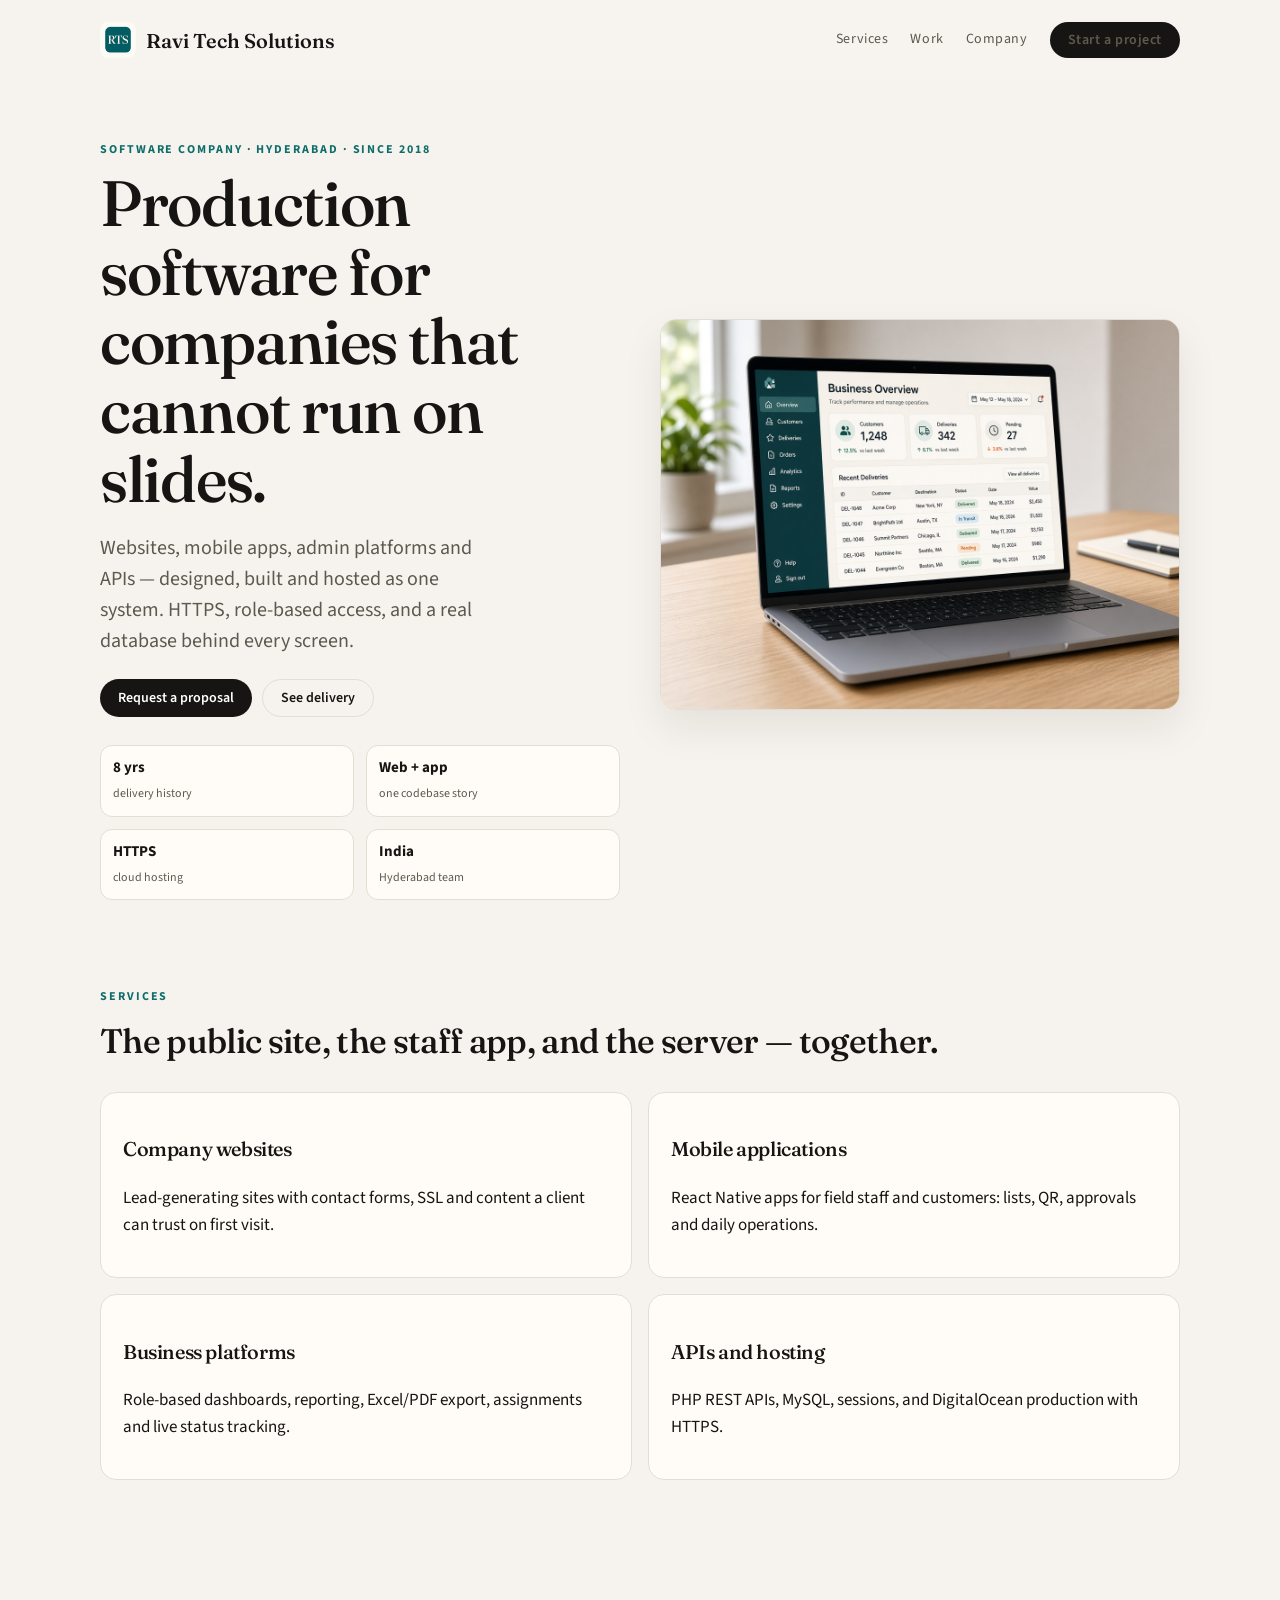
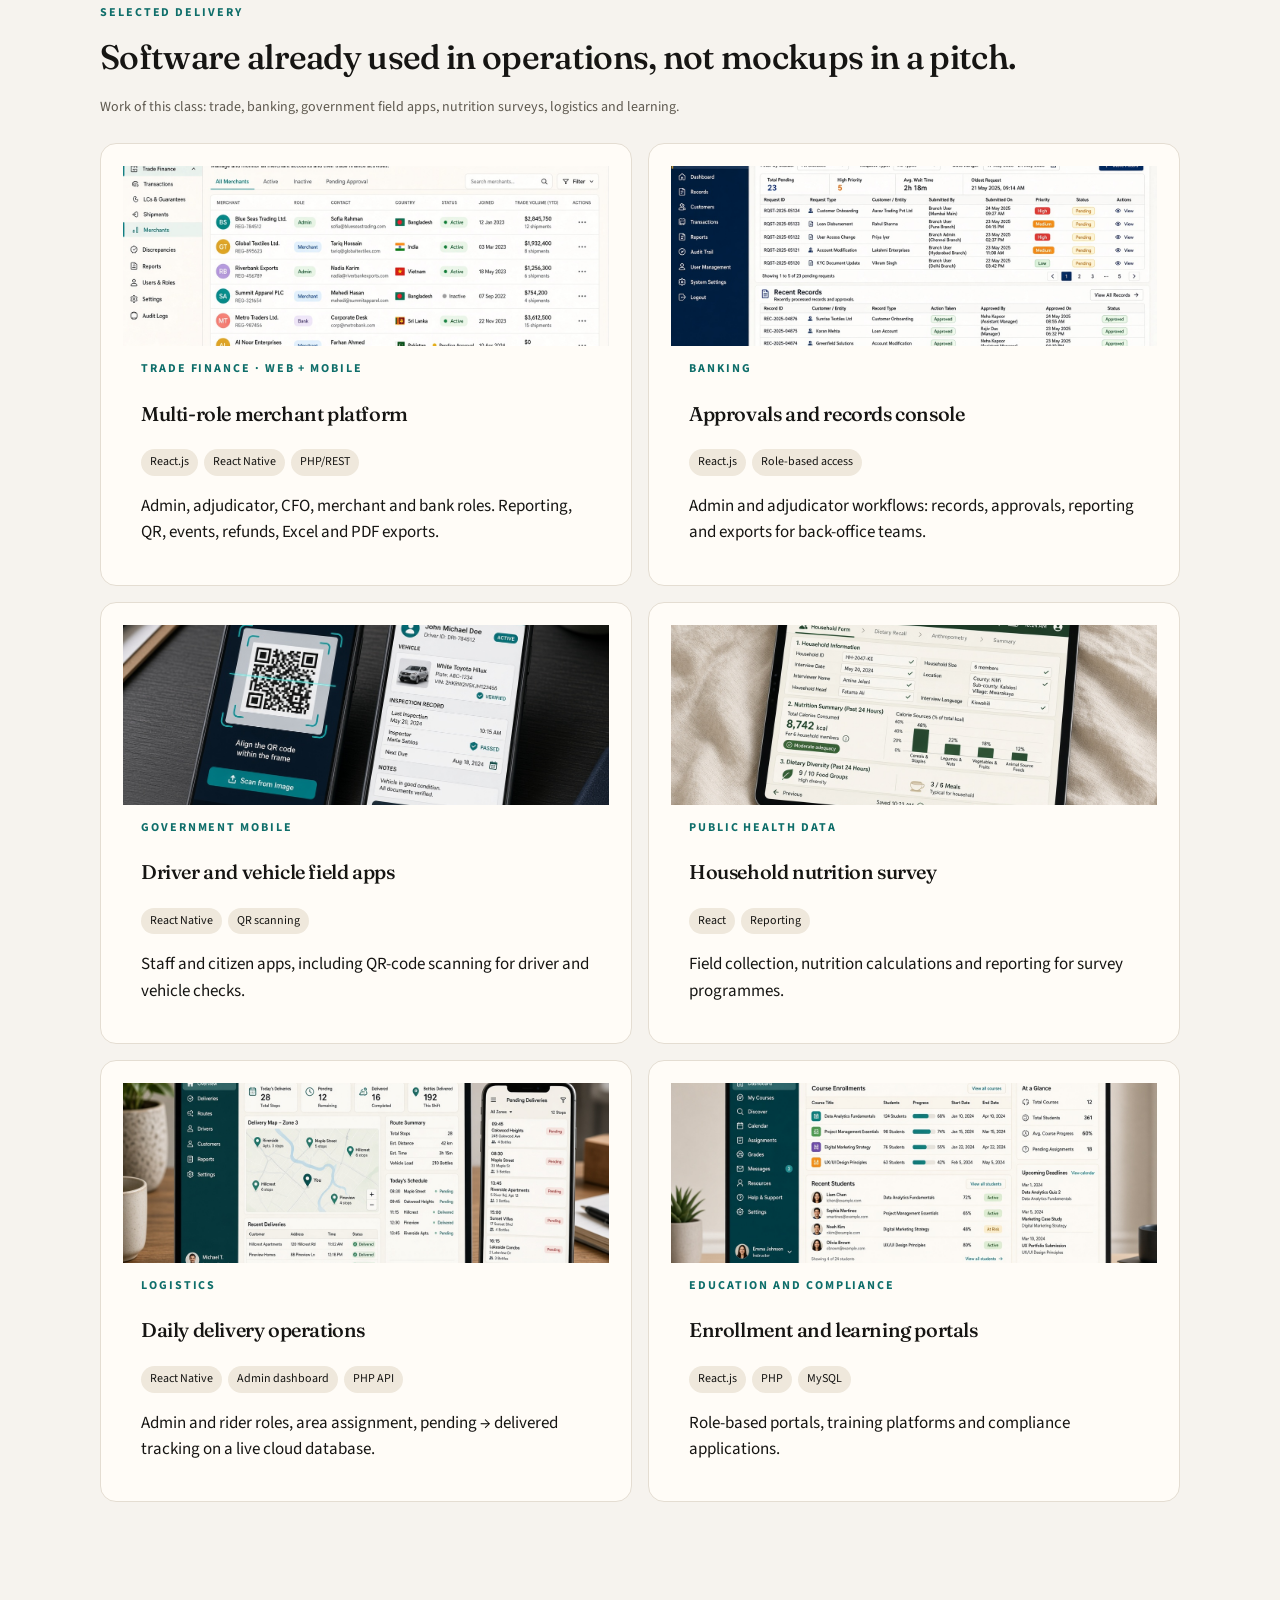
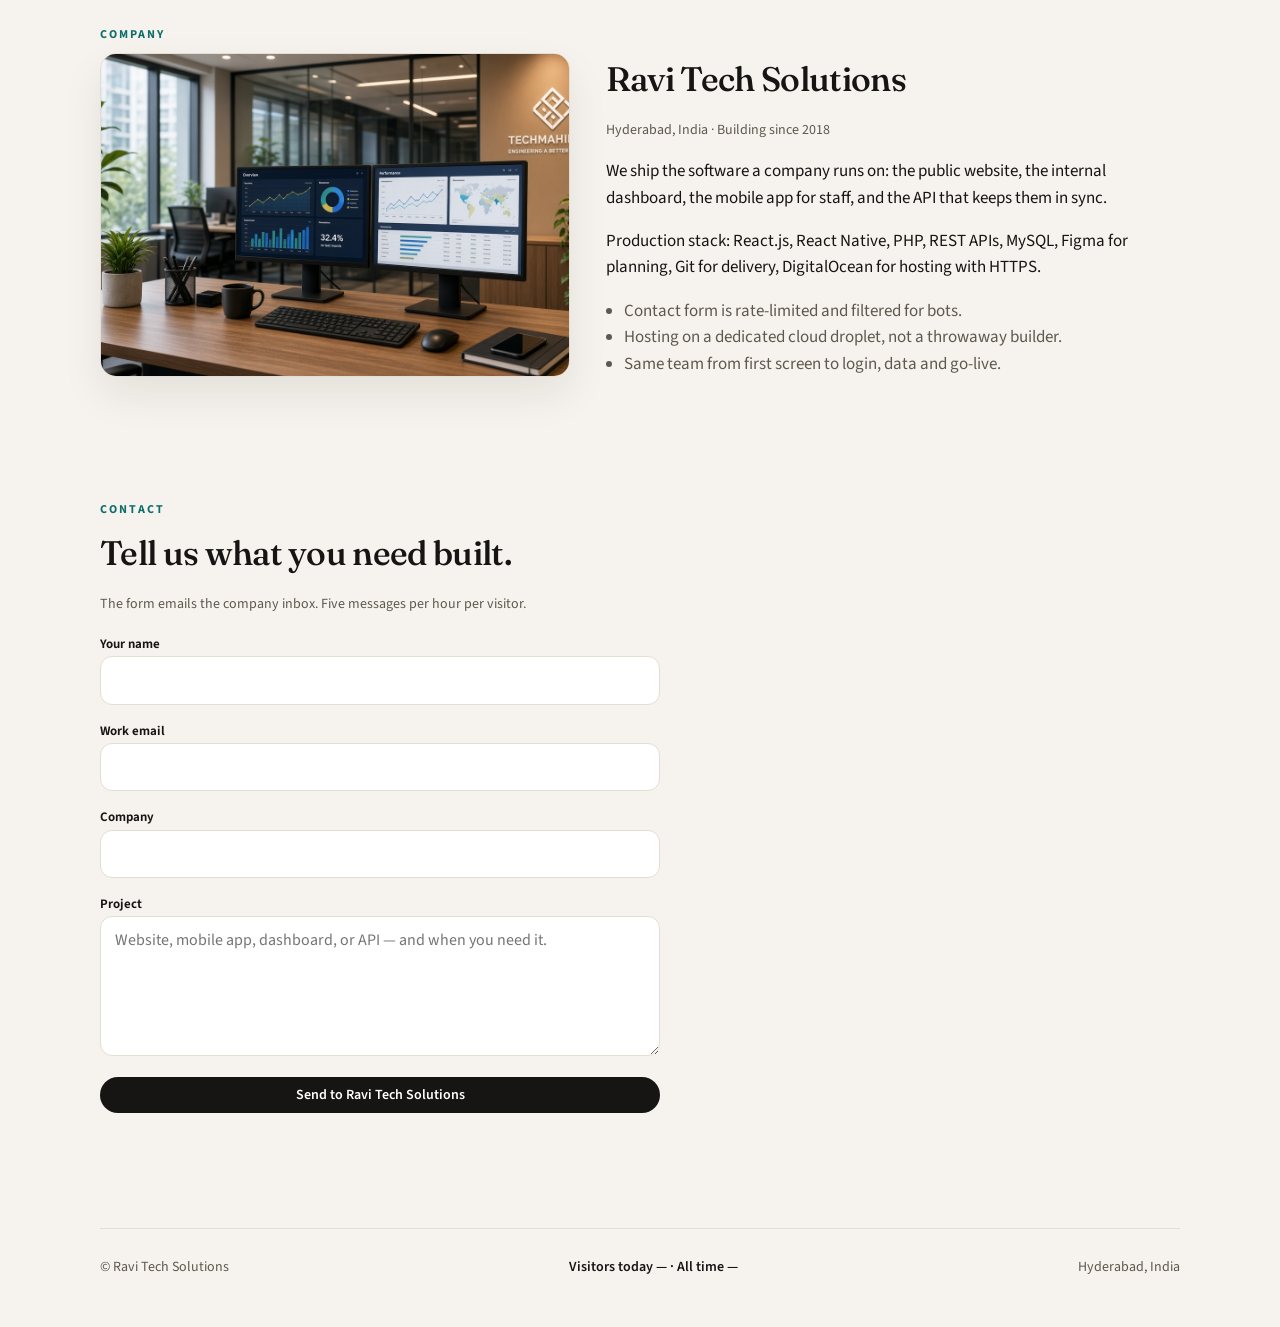
<file: index.html>
<!DOCTYPE html>
<html lang="en">
<head>
  <meta charset="utf-8" />
  <meta name="viewport" content="width=device-width, initial-scale=1" />
  <meta name="description" content="Ravi Tech Solutions builds websites, mobile apps, REST APIs and role-based dashboards for business, banking, logistics and government workflows. Hyderabad, India." />
  <title>Ravi Tech Solutions — Websites, mobile apps and business software</title>
  <link rel="icon" href="assets/rts-logo.jpg" />
  <link rel="preconnect" href="https://fonts.googleapis.com" />
  <link rel="preconnect" href="https://fonts.gstatic.com" crossorigin />
  <link href="https://fonts.googleapis.com/css2?family=Fraunces:opsz,wght@9..144,500;9..144,560&family=Source+Sans+3:wght@400;600;700&display=swap" rel="stylesheet" />
  <link rel="stylesheet" href="styles.css" />
</head>
<body>
  <div class="wrap">
    <header class="nav">
      <a class="brand" href="#top"><img src="assets/rts-logo.jpg" width="36" height="36" alt="" />Ravi Tech Solutions</a>
      <button class="menu" id="menu" type="button" aria-label="Open menu">☰</button>
      <nav class="nav-links" id="nav-links">
        <a href="#services">Services</a>
        <a href="#work">Work</a>
        <a href="#about">Company</a>
        <a class="btn" href="#contact">Start a project</a>
      </nav>
    </header>

    <section class="hero" id="top">
      <div>
        <p class="kicker">Software company · Hyderabad · Since 2018</p>
        <h1>Production software for companies that cannot run on slides.</h1>
        <p class="lede">Websites, mobile apps, admin platforms and APIs — designed, built and hosted as one system. HTTPS, role-based access, and a real database behind every screen.</p>
        <p class="hero-actions"><a class="btn" href="#contact">Request a proposal</a><a class="btn ghost" href="#work">See delivery</a></p>
        <div class="trust">
          <div><b>8 yrs</b><span>delivery history</span></div>
          <div><b>Web + app</b><span>one codebase story</span></div>
          <div><b>HTTPS</b><span>cloud hosting</span></div>
          <div><b>India</b><span>Hyderabad team</span></div>
        </div>
      </div>
      <figure class="hero-shot">
        <img src="assets/rts-hero.jpg" alt="Admin dashboard on a laptop — customers, deliveries and reports" />
      </figure>
    </section>

    <section id="services">
      <p class="kicker">Services</p>
      <h2>The public site, the staff app, and the server — together.</h2>
      <div class="grid" style="margin-top:24px">
        <article class="card">
          <h3>Company websites</h3>
          <p>Lead-generating sites with contact forms, SSL and content a client can trust on first visit.</p>
        </article>
        <article class="card">
          <h3>Mobile applications</h3>
          <p>React Native apps for field staff and customers: lists, QR, approvals and daily operations.</p>
        </article>
        <article class="card">
          <h3>Business platforms</h3>
          <p>Role-based dashboards, reporting, Excel/PDF export, assignments and live status tracking.</p>
        </article>
        <article class="card">
          <h3>APIs and hosting</h3>
          <p>PHP REST APIs, MySQL, sessions, and DigitalOcean production with HTTPS.</p>
        </article>
      </div>
    </section>

    <section id="work">
      <p class="kicker">Selected delivery</p>
      <h2>Software already used in operations, not mockups in a pitch.</h2>
      <p class="meta">Work of this class: trade, banking, government field apps, nutrition surveys, logistics and learning.</p>
      <div class="grid" style="margin-top:24px">
        <article class="card shot-card">
          <img src="assets/rts-work-trade.jpg" alt="Merchant and bank role dashboard" />
          <p class="kicker">Trade finance · web + mobile</p>
          <h3>Multi-role merchant platform</h3>
          <div class="tags"><span class="tag">React.js</span><span class="tag">React Native</span><span class="tag">PHP/REST</span></div>
          <p>Admin, adjudicator, CFO, merchant and bank roles. Reporting, QR, events, refunds, Excel and PDF exports.</p>
        </article>
        <article class="card shot-card">
          <img src="assets/rts-work-bank.jpg" alt="Banking approvals console" />
          <p class="kicker">Banking</p>
          <h3>Approvals and records console</h3>
          <div class="tags"><span class="tag">React.js</span><span class="tag">Role-based access</span></div>
          <p>Admin and adjudicator workflows: records, approvals, reporting and exports for back-office teams.</p>
        </article>
        <article class="card shot-card">
          <img src="assets/rts-work-mobile.jpg" alt="Field apps with QR scanning" />
          <p class="kicker">Government mobile</p>
          <h3>Driver and vehicle field apps</h3>
          <div class="tags"><span class="tag">React Native</span><span class="tag">QR scanning</span></div>
          <p>Staff and citizen apps, including QR-code scanning for driver and vehicle checks.</p>
        </article>
        <article class="card shot-card">
          <img src="assets/rts-work-survey.jpg" alt="Nutrition survey on a tablet" />
          <p class="kicker">Public health data</p>
          <h3>Household nutrition survey</h3>
          <div class="tags"><span class="tag">React</span><span class="tag">Reporting</span></div>
          <p>Field collection, nutrition calculations and reporting for survey programmes.</p>
        </article>
        <article class="card shot-card">
          <img src="assets/rts-work-delivery.jpg" alt="Milk delivery operations dashboard and phone list" />
          <p class="kicker">Logistics</p>
          <h3>Daily delivery operations</h3>
          <div class="tags"><span class="tag">React Native</span><span class="tag">Admin dashboard</span><span class="tag">PHP API</span></div>
          <p>Admin and rider roles, area assignment, pending → delivered tracking on a live cloud database.</p>
        </article>
        <article class="card shot-card">
          <img src="assets/rts-work-learn.jpg" alt="Learning and enrollment dashboard" />
          <p class="kicker">Education and compliance</p>
          <h3>Enrollment and learning portals</h3>
          <div class="tags"><span class="tag">React.js</span><span class="tag">PHP</span><span class="tag">MySQL</span></div>
          <p>Role-based portals, training platforms and compliance applications.</p>
        </article>
      </div>
    </section>

    <section id="about">
      <p class="kicker">Company</p>
      <div class="about-grid">
        <figure class="hero-shot">
          <img src="assets/rts-office.jpg" alt="Delivery workspace with monitors running product dashboards" />
        </figure>
        <div>
          <h2>Ravi Tech Solutions</h2>
          <p class="meta">Hyderabad, India · Building since 2018</p>
          <p>We ship the software a company runs on: the public website, the internal dashboard, the mobile app for staff, and the API that keeps them in sync.</p>
          <p>Production stack: React.js, React Native, PHP, REST APIs, MySQL, Figma for planning, Git for delivery, DigitalOcean for hosting with HTTPS.</p>
          <ul class="clean">
            <li>Contact form is rate-limited and filtered for bots.</li>
            <li>Hosting on a dedicated cloud droplet, not a throwaway builder.</li>
            <li>Same team from first screen to login, data and go-live.</li>
          </ul>
        </div>
      </div>
    </section>

    <section id="contact">
      <p class="kicker">Contact</p>
      <h2>Tell us what you need built.</h2>
      <p class="meta">The form emails the company inbox. Five messages per hour per visitor.</p>
      <form class="form" id="contact-form" novalidate>
        <div class="hp" aria-hidden="true">
          <label>Company URL <input type="text" name="company_url" tabindex="-1" autocomplete="off" /></label>
        </div>
        <div>
          <label for="name">Your name</label>
          <input id="name" name="name" maxlength="80" required autocomplete="name" />
        </div>
        <div>
          <label for="email">Work email</label>
          <input id="email" name="email" type="email" maxlength="120" required autocomplete="email" />
        </div>
        <div>
          <label for="org">Company</label>
          <input id="org" name="org" maxlength="120" autocomplete="organization" />
        </div>
        <div>
          <label for="message">Project</label>
          <textarea id="message" name="message" maxlength="4000" required minlength="10" placeholder="Website, mobile app, dashboard, or API — and when you need it."></textarea>
        </div>
        <button class="btn" type="submit">Send to Ravi Tech Solutions</button>
        <p class="status" id="form-status" role="status"></p>
      </form>
    </section>

    <footer class="footer">
      <span>© Ravi Tech Solutions</span>
      <span id="traffic" class="traffic">Visitors today — · All time —</span>
      <span>Hyderabad, India</span>
    </footer>
  </div>
  <script src="app.js"></script>
</body>
</html>
</file>
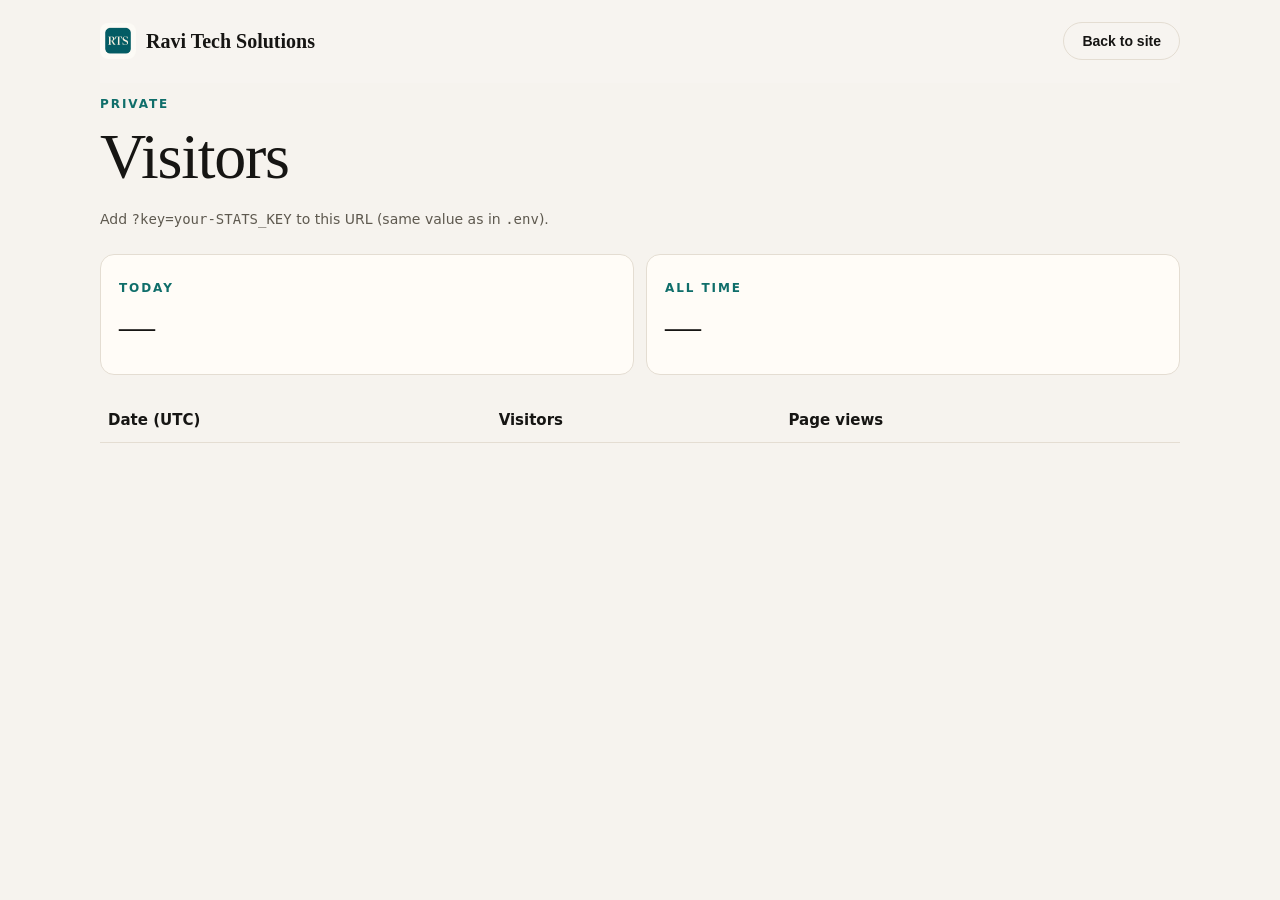
<file: stats.html>
<!DOCTYPE html>
<html lang="en">
<head>
  <meta charset="utf-8" />
  <meta name="viewport" content="width=device-width, initial-scale=1" />
  <meta name="robots" content="noindex, nofollow" />
  <title>Site visitors — private</title>
  <link rel="stylesheet" href="styles.css" />
</head>
<body>
  <div class="wrap">
    <header class="nav">
      <a class="brand" href="index.html"><img src="assets/rts-logo.jpg" width="36" height="36" alt="" />Ravi Tech Solutions</a>
      <a class="btn ghost" href="index.html">Back to site</a>
    </header>
    <p class="kicker">Private</p>
    <h1>Visitors</h1>
    <p class="meta" id="hint">Add <code>?key=your-STATS_KEY</code> to this URL (same value as in <code>.env</code>).</p>
    <div class="stat-row">
      <div class="stat"><span class="kicker">Today</span><b id="today">—</b><span class="meta" id="todayViews"></span></div>
      <div class="stat"><span class="kicker">All time</span><b id="total">—</b><span class="meta" id="totalViews"></span></div>
    </div>
    <table class="days">
      <thead><tr><th>Date (UTC)</th><th>Visitors</th><th>Page views</th></tr></thead>
      <tbody id="rows"></tbody>
    </table>
  </div>
  <script>
    const key = new URLSearchParams(location.search).get('key') || '';
    fetch('api/visit.php?report=1&key=' + encodeURIComponent(key), { credentials: 'same-origin' })
      .then((r) => r.json())
      .then((d) => {
        if (!d.ok) return;
        document.getElementById('today').textContent = d.today;
        document.getElementById('total').textContent = d.total;
        document.getElementById('todayViews').textContent = d.todayViews + ' page views today';
        document.getElementById('totalViews').textContent = d.totalViews + ' page views total';
        const tb = document.getElementById('rows');
        (d.days || []).forEach((row) => {
          tb.insertAdjacentHTML('beforeend', `<tr><td>${row.date}</td><td>${row.visitors}</td><td>${row.views}</td></tr>`);
        });
        if (d.days) document.getElementById('hint').textContent = 'Unique visitors (one count per person per day). Bots are ignored.';
      })
      .catch(() => {});
  </script>
</body>
</html>
</file>
<file: styles.css>
:root {
  --bg: #f6f3ee;
  --ink: #161513;
  --muted: #5e594f;
  --accent: #0f6e6a;
  --card: #fffcf7;
  --line: #e4ddd2;
  --max: 1080px;
}
* { box-sizing: border-box; }
html { scroll-behavior: smooth; }
body {
  margin: 0;
  background: var(--bg);
  color: var(--ink);
  font-family: "Source Sans 3", system-ui, sans-serif;
  font-size: 17px;
  line-height: 1.55;
}
a { color: inherit; }
img { max-width: 100%; }
.wrap { width: min(var(--max), calc(100% - 40px)); margin: 0 auto; }
.nav {
  display: flex;
  align-items: center;
  justify-content: space-between;
  padding: 22px 0;
  position: sticky;
  top: 0;
  background: color-mix(in srgb, var(--bg) 88%, white);
  backdrop-filter: blur(10px);
  z-index: 20;
  border-bottom: 1px solid transparent;
}
.nav.scrolled { border-bottom-color: var(--line); }
.brand {
  font-family: Fraunces, Georgia, serif;
  font-size: 20px;
  font-weight: 560;
  text-decoration: none;
  display: flex;
  align-items: center;
  gap: 10px;
}
.brand img { width: 36px; height: 36px; border-radius: 8px; object-fit: cover; }
.nav-links { display: flex; gap: 22px; align-items: center; }
.nav-links a { text-decoration: none; color: var(--muted); font-size: 14px; letter-spacing: .04em; }
.nav-links a:hover, .nav-links a.active { color: var(--ink); }
.btn {
  display: inline-flex;
  align-items: center;
  justify-content: center;
  background: var(--ink);
  color: #fff;
  text-decoration: none;
  border: 0;
  border-radius: 999px;
  padding: 11px 18px;
  font: 600 14px/1 "Source Sans 3", sans-serif;
  cursor: pointer;
}
.btn:hover { opacity: .9; }
.btn.ghost { background: transparent; color: var(--ink); border: 1px solid var(--line); }
.hero { display: grid; grid-template-columns: 1fr 1fr; gap: 40px; padding: 48px 0 20px; align-items: center; }
.hero-actions { display: flex; gap: 10px; flex-wrap: wrap; margin: 22px 0 0; }
.trust { display: grid; grid-template-columns: 1fr 1fr; gap: 12px; margin-top: 28px; }
.trust div { border: 1px solid var(--line); border-radius: 12px; padding: 10px 12px; background: var(--card); }
.trust b { display: block; font-size: 15px; }
.trust span { color: var(--muted); font-size: 12px; }
.hero-shot { margin: 0; border-radius: 16px; overflow: hidden; border: 1px solid var(--line); box-shadow: 0 18px 40px rgba(22, 21, 19, .08); }
.hero-shot img { display: block; width: 100%; height: 100%; object-fit: cover; min-height: 280px; }
h1, h2, h3, .serif { font-family: Fraunces, Georgia, serif; font-weight: 520; letter-spacing: -.02em; }
h1 { font-size: clamp(40px, 6vw, 64px); line-height: 1.08; margin: 0 0 18px; }
h2 { font-size: 34px; margin: 0 0 10px; }
.lede { font-size: 20px; color: var(--muted); max-width: 38ch; }
.meta { color: var(--muted); font-size: 14px; }
.chips { display: flex; flex-wrap: wrap; gap: 8px; margin-top: 28px; }
.chip { border: 1px solid var(--line); border-radius: 999px; padding: 6px 12px; font-size: 13px; color: var(--muted); }
.shot-card { padding: 0 0 18px; overflow: hidden; }
.shot-card img { width: 100%; height: 180px; object-fit: cover; display: block; margin-bottom: 14px; }
.shot-card .kicker, .shot-card h3, .shot-card p, .shot-card .tags { margin-left: 18px; margin-right: 18px; }
section { padding: 56px 0; }
.kicker { color: var(--accent); font-size: 12px; font-weight: 700; letter-spacing: .16em; text-transform: uppercase; margin-bottom: 8px; }
.grid { display: grid; grid-template-columns: 1fr 1fr; gap: 16px; }
.grid.three { grid-template-columns: 1fr 1fr; }
.card {
  background: var(--card);
  border: 1px solid var(--line);
  border-radius: 16px;
  padding: 22px;
  text-decoration: none;
  display: block;
}
.card:hover { border-color: #cfc6b6; }
.tags { display: flex; flex-wrap: wrap; gap: 6px; margin: 12px 0; }
.tag { background: #efe8dc; border-radius: 999px; padding: 4px 9px; font-size: 12px; }
.about-grid { display: grid; grid-template-columns: .9fr 1.1fr; gap: 36px; }
.job { padding: 16px 0; border-bottom: 1px solid var(--line); }
.job:last-child { border-bottom: 0; }
.job h3 { margin: 0 0 4px; font-size: 22px; }
ul.clean { margin: 8px 0 0; padding-left: 18px; color: var(--muted); }
.form { display: grid; gap: 12px; max-width: 560px; }
label { font-size: 13px; font-weight: 650; }
input, textarea {
  width: 100%;
  border: 1px solid var(--line);
  background: #fff;
  border-radius: 12px;
  padding: 12px 14px;
  font: 16px/1.4 "Source Sans 3", sans-serif;
  color: var(--ink);
}
textarea { min-height: 140px; resize: vertical; }
.hp { position: absolute; left: -9999px; height: 0; overflow: hidden; }
.status { min-height: 1.4em; font-size: 14px; color: var(--accent); }
.status.err { color: #9b2c2c; }
.footer { border-top: 1px solid var(--line); padding: 28px 0 48px; color: var(--muted); font-size: 14px; display: flex; justify-content: space-between; gap: 12px; flex-wrap: wrap; }
.traffic { color: var(--ink); font-weight: 600; }
.days { width: 100%; border-collapse: collapse; margin-top: 20px; }
.days th, .days td { text-align: left; padding: 10px 8px; border-bottom: 1px solid var(--line); font-size: 15px; }
.stat-row { display: grid; grid-template-columns: 1fr 1fr; gap: 12px; margin: 24px 0; }
.stat { background: var(--card); border: 1px solid var(--line); border-radius: 14px; padding: 18px; }
.stat b { display: block; font-family: Fraunces, Georgia, serif; font-size: 36px; font-weight: 520; }
.menu { display: none; background: none; border: 0; font-size: 22px; }
@media (max-width: 820px) {
  .hero, .grid, .grid.three, .about-grid { grid-template-columns: 1fr; }
  .nav-links { display: none; }
  .nav-links.open { display: flex; flex-direction: column; position: absolute; top: 64px; right: 20px; background: var(--card); border: 1px solid var(--line); padding: 16px; border-radius: 12px; }
  .menu { display: block; }
}
</file>
